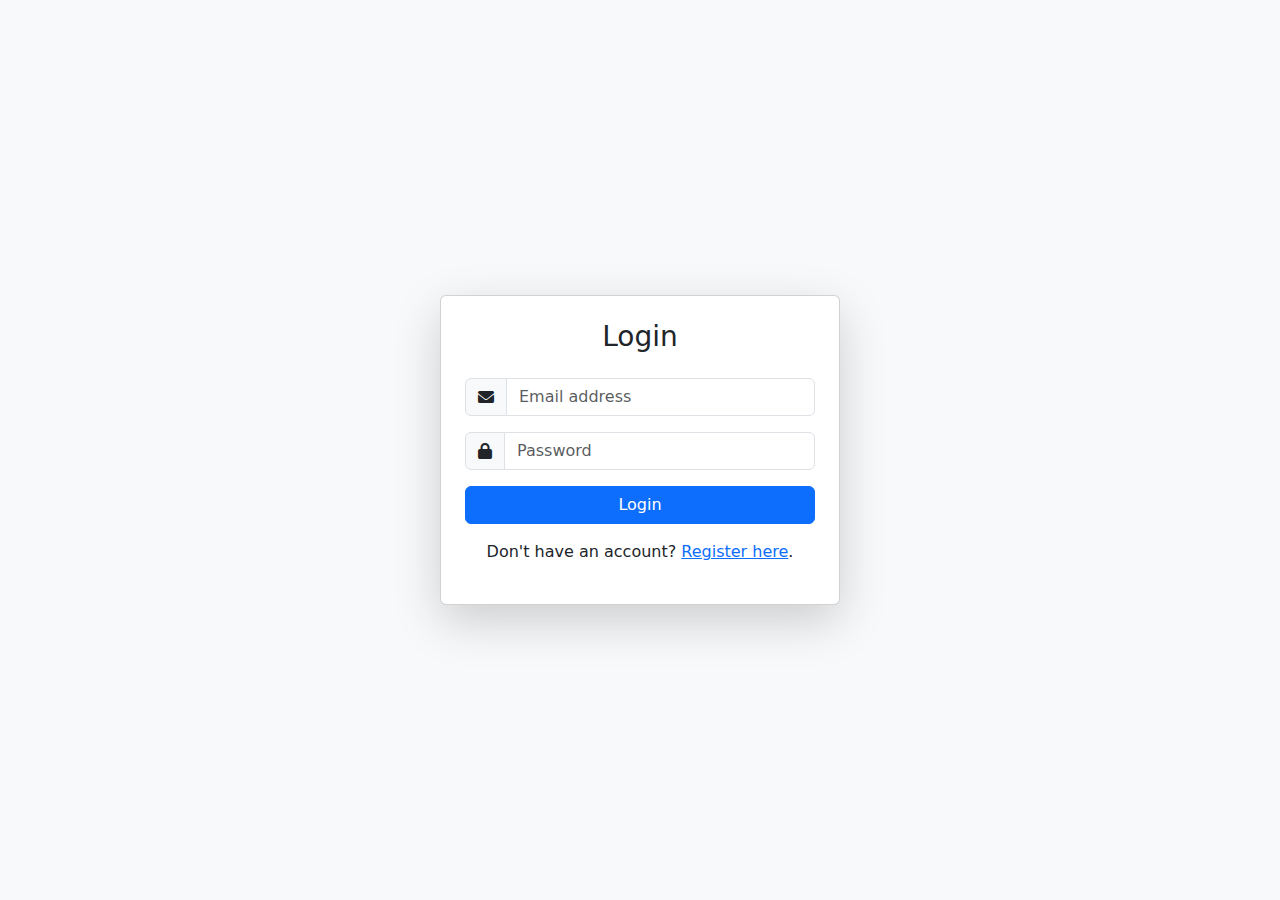
<file: estudio-de-caso-1/index.html>
<!DOCTYPE html>
<html lang="en">
<head>
    <meta charset="UTF-8">
    <meta name="viewport" content="width=device-width, initial-scale=1.0">
    <title>Login - Task Manager</title>
    <!-- Bootstrap CSS -->
    <link href="https://cdn.jsdelivr.net/npm/bootstrap@5.3.0/dist/css/bootstrap.min.css" rel="stylesheet">
    <!-- Font Awesome for icons -->
    <link rel="stylesheet" href="https://cdnjs.cloudflare.com/ajax/libs/font-awesome/6.0.0-beta3/css/all.min.css">
</head>
<body class="bg-light">
    <div class="container d-flex justify-content-center align-items-center min-vh-100">
        <div class="card p-4 shadow-lg w-100" style="max-width: 400px;">
            <h3 class="card-title text-center mb-4">Login</h3>
            <form id="login-form" action="dashboard.html" method="POST">
                <div class="mb-3 input-group">
                    <span class="input-group-text"><i class="fas fa-envelope"></i></span>
                    <input type="email" class="form-control" id="email" name="email" placeholder="Email address" required>
                </div>
                <div class="mb-3 input-group">
                    <span class="input-group-text"><i class="fas fa-lock"></i></span>
                    <input type="password" class="form-control" id="password" name="password" placeholder="Password" required>
                </div>
                <button type="submit" class="btn btn-primary w-100">Login</button>
            </form>
            <div id="login-error" class="text-danger mt-3" style="display:none;">Invalid email or password.</div>
            <p class="mt-3 text-center">Don't have an account? <a href="register.html">Register here</a>.</p>
        </div>
    </div>
    <!-- Bootstrap JS Bundle with Popper -->
    <script src="https://cdn.jsdelivr.net/npm/bootstrap@5.3.0/dist/js/bootstrap.bundle.min.js"></script>
    <script>
        document.addEventListener('DOMContentLoaded', function(){

            //obtener el formulario
            const form = document.getElementById('login-form');
            //obtener una referencia a el login-error 
            const loginError = document.getElementById('login-error');
            //vamos a reaccionar al evento submit del formulario
            form.addEventListener('submit', function(e){
                //prevenir que el formulario se envie al servidor
                e.preventDefault();
                //obtener una referencia al campo de texto de usuario y password
                const email = document.getElementById('email').value;
                const password = document.getElementById('password').value;
                //validacion sencilla del usuario y password.
                if(email === 'test@example.com' && password === 'password123'){
                    window.location.href = 'dashboard.html';
                }else{
                    loginError.style.display = 'block';
                }
            })

        });
    </script>
</body>
</html>
</file>
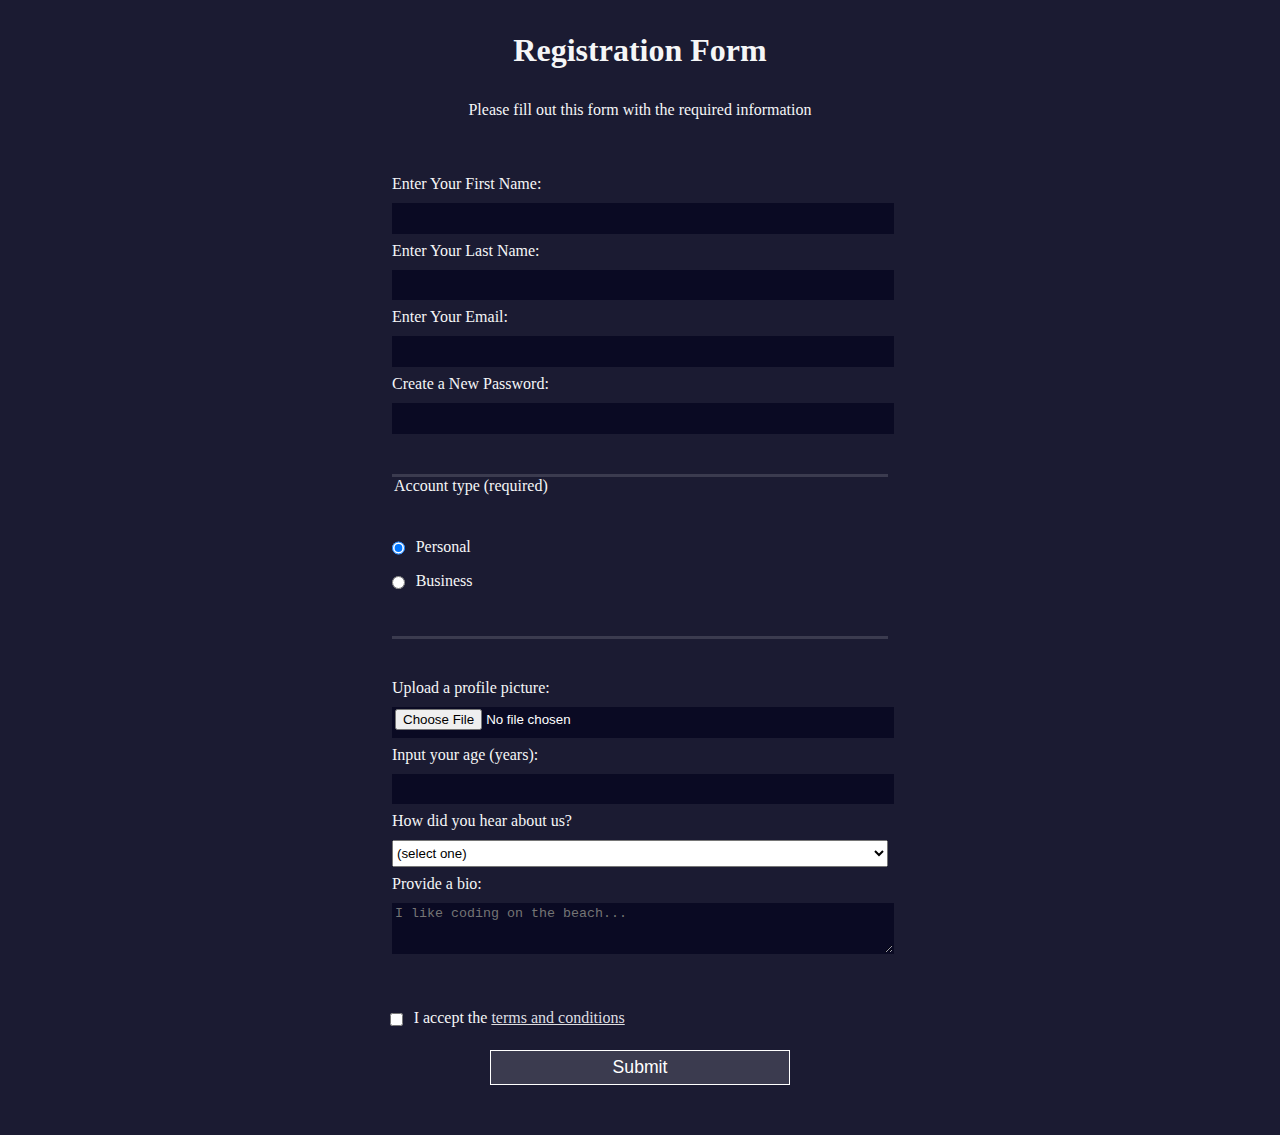
<file: practica-programada-1/primera-parte/index.html>
<!DOCTYPE html>
<html lang="en">
  <head>
    <meta charset="UTF-8">
    <title>Registration Form</title>
    <link rel="stylesheet" href="styles.css" />
  </head>
  <body>
    <h1>Registration Form</h1>
    <p>Please fill out this form with the required information</p>
    <form method="post" action='https://register-demo.freecodecamp.org'>
      <fieldset>
        <label for="first-name">Enter Your First Name: <input id="first-name" name="first-name" type="text" required /></label>
        <label for="last-name">Enter Your Last Name: <input id="last-name" name="last-name" type="text" required /></label>
        <label for="email">Enter Your Email: <input id="email" name="email" type="email" required /></label>
        <label for="new-password">Create a New Password: <input id="new-password" name="new-password" type="password" pattern="[a-z0-5]{8,}" required /></label>
      </fieldset>
      <fieldset>
        <legend>Account type (required)</legend>
        <label for="personal-account"><input id="personal-account" type="radio" name="account-type" class="inline" checked /> Personal</label>
        <label for="business-account"><input id="business-account" type="radio" name="account-type" class="inline" /> Business</label>
      </fieldset>
      <fieldset>
        <label for="profile-picture">Upload a profile picture: <input id="profile-picture" type="file" name="file" /></label>
        <label for="age">Input your age (years): <input id="age" type="number" name="age" min="13" max="120" /></label>
        <label for="referrer">How did you hear about us?
          <select id="referrer" name="referrer">
            <option value="">(select one)</option>
            <option value="1">freeCodeCamp News</option>
            <option value="2">freeCodeCamp YouTube Channel</option>
            <option value="3">freeCodeCamp Forum</option>
            <option value="4">Other</option>
          </select>
        </label>
        <label for="bio">Provide a bio:
          <textarea id="bio" name="bio" rows="3" cols="30" placeholder="I like coding on the beach..."></textarea>
        </label>
      </fieldset>
      <label for="terms-and-conditions">
        <input class="inline" id="terms-and-conditions" type="checkbox" required name="terms-and-conditions" /> I accept the <a href="https://www.freecodecamp.org/news/terms-of-service/">terms and conditions</a>
      </label>
      <input type="submit" value="Submit" />
    </form>
  </body>
</html>
</file>
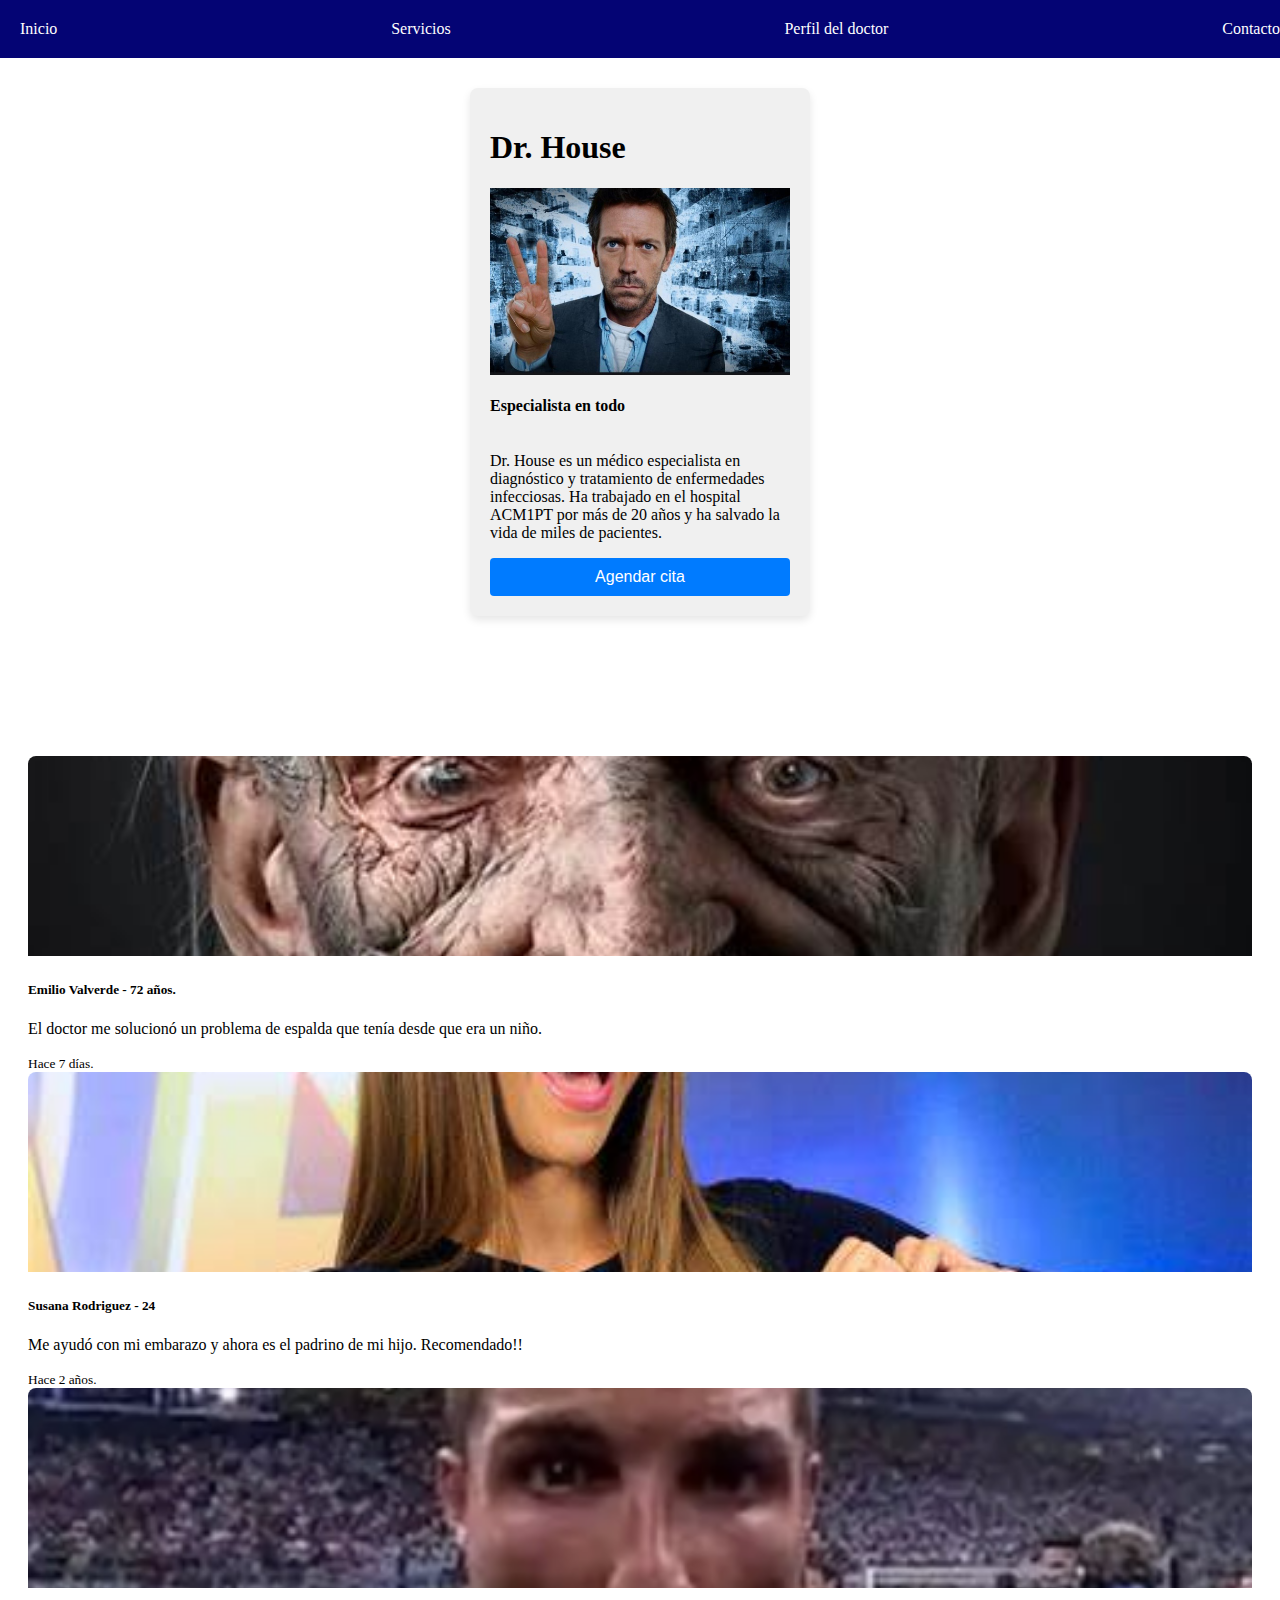
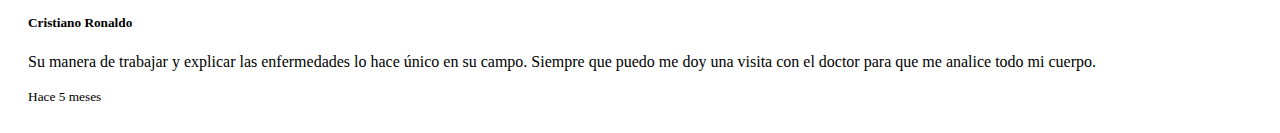
<file: practica-programada-1/segunda-parte/index.html>
<!DOCTYPE html>
<html lang="en">

<head>
    <meta charset="UTF-8">
    <title>Dr House</title>
    <link href="https://cdn.jsdelivr.net/npm/bootstrap@5.0.2/dist/css/bootstrap.min.css" rel="stylesheet" integrity="sha384-EVSTQN3/azprG1Anm3QDgpJLIm9Nao0Yz1ztcQTwFspd3yD65VohhpuuCOmLASjC" crossorigin="anonymous">
    <link rel="stylesheet" href="styles.css" />
</head>

<body>
    <nav class="navbar">
      <a href="#">Inicio</a>
      <a href="#">Servicios</a>
      <a href="./index.html">Perfil del doctor</a>
      <a href="./contacto.html">Contacto</a>
    </nav>

    <div class="wrapper">
        <div class="doctor-info">
          <h1>Dr. House</h1>
          <img src="./img/house.jpg" alt="Dr. House">
          <h4>Especialista en todo</h4>
          <p>Dr. House es un médico especialista en diagnóstico y tratamiento de enfermedades infecciosas. Ha trabajado en
            el hospital ACM1PT por más de 20 años y ha salvado la vida de miles de pacientes.</p>
            <button class="btn btn-primary">Agendar cita</button>
        </div> 
    </div>

    <div class="cards">
      <div class="row row-cols-1 row-cols-md-3 g-4 justify-content-center">
        <div class="col-12 col-md-4 text-center">
          <div class="card h-100">
            <img src="./img/old.jpg" class="card-img-top" alt="...">
            <div class="card-body">
              <h5 class="card-title">Emilio Valverde - 72 años. </h5>
              <p class="card-text">El doctor me solucionó un problema de espalda que tenía desde que era un niño.</p>
            </div>
            <div class="card-footer">
              <small class="text-body-secondary">Hace 7 días.</small>
            </div>
          </div>
        </div>
      </div>
      <div class="row row-cols-1 row-cols-md-3 g-4 justify-content-center">
        <div class="col-12 col-md-4">
          <div class="card h-100">
            <img src="./img/keyla.jpg" class="card-img-top" alt="...">
            <div class="card-body">
              <h5 class="card-title">Susana Rodriguez - 24</h5>
              <p class="card-text">Me ayudó con mi embarazo y ahora es el padrino de mi hijo. Recomendado!!</p>
            </div>
            <div class="card-footer">
              <small class="text-body-secondary">Hace 2 años.</small>
            </div>
          </div>
        </div>
        <div class="col-12 col-md-4">
          <div class="card h-100">
            <img src="./img/bicho.jpg" class="card-img-top" alt="...">
            <div class="card-body">
              <h5 class="card-title">Cristiano Ronaldo</h5>
              <p class="card-text">Su manera de trabajar y explicar las enfermedades lo hace único en su campo. Siempre que puedo me doy una visita con el doctor para que me analice todo mi cuerpo.</p>
            </div>
            <div class="card-footer">
              <small class="text-body-secondary">Hace 5 meses</small>
            </div>
          </div>
        </div>
      </div>
    </div>

</body>

</html>
</file>
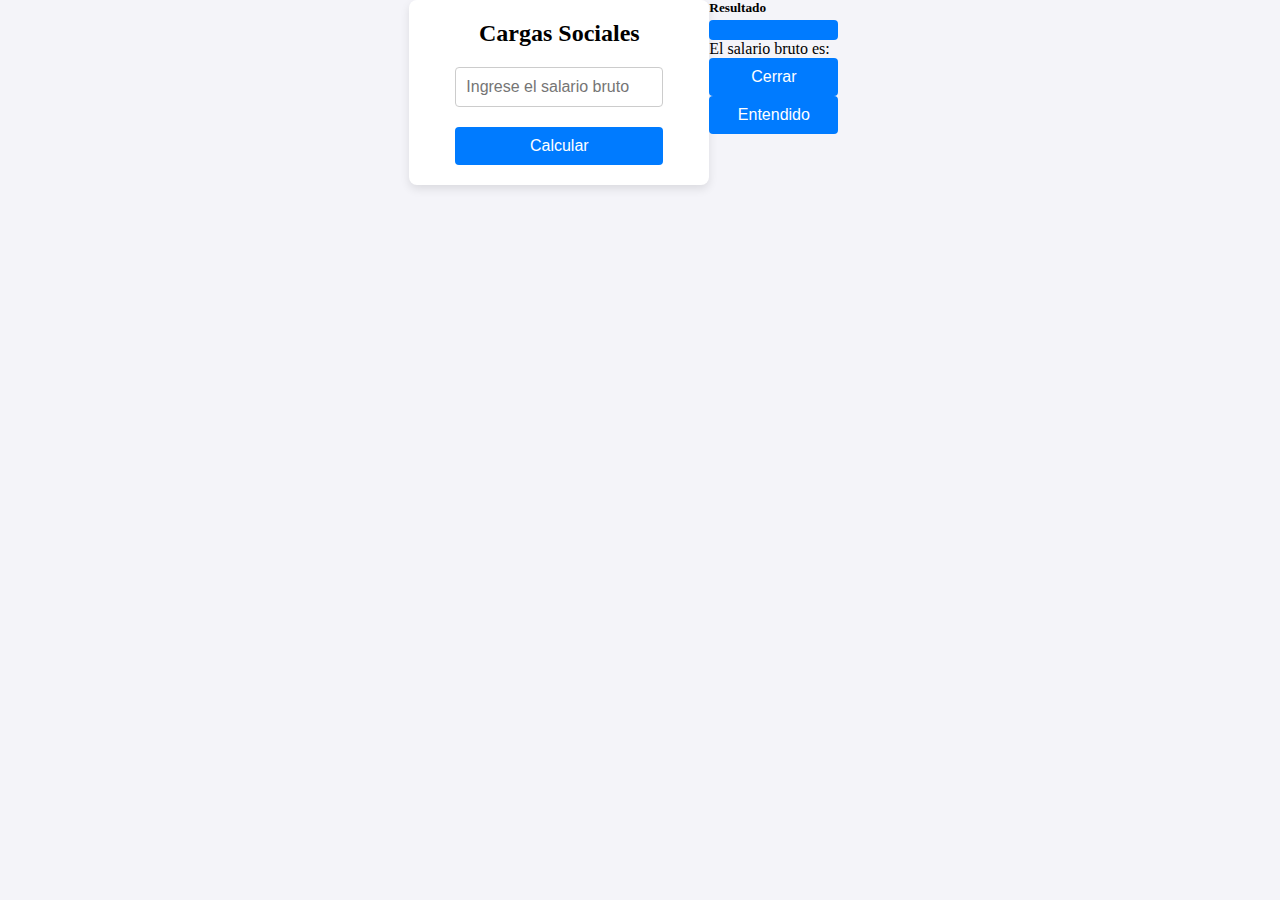
<file: practica-programada-2/primera-parte/index.html>
<!DOCTYPE html>
<html lang="es">

<head>
    <meta charset="UTF-8">
    <meta name="viewport" content="width=device-width, initial-scale=1.0">
    <title>Cargas Sociales</title>
    <link rel="stylesheet" href="styles.css">
    <link href="https://cdn.jsdelivr.net/npm/bootstrap@5.0.2/dist/css/bootstrap.min.css" rel="stylesheet"
        integrity="sha384-EVSTQN3/azprG1Anm3QDgpJLIm9Nao0Yz1ztcQTwFspd3yD65VohhpuuCOmLASjC" crossorigin="anonymous">
</head>

<body>
    <div class="modal-container">
        <h1>Cargas Sociales</h1>
        <input type="number" id="salario" placeholder="Ingrese el salario bruto" class="form-control mb-3">
        <button type="button" id="calcular" class="btn btn-primary" data-bs-toggle="modal"
            data-bs-target="#resultadoModal">
            Calcular
        </button>
    </div>

    <!-- Modal -->
    <div class="modal fade" id="resultadoModal" data-bs-backdrop="static" data-bs-keyboard="false" tabindex="-1"
        aria-labelledby="resultadoModalLabel" aria-hidden="true">
        <div class="modal-dialog">
            <div class="modal-content">
                <div class="modal-header">
                    <h5 class="modal-title" id="resultadoModalLabel">Resultado</h5>
                    <button type="button" class="btn-close" data-bs-dismiss="modal" aria-label="Close"></button>
                </div>
                <div class="modal-body">
                    <p id="resultado">El salario bruto es: <span id="salario_resultado"></span></p>
                    <p id="impuesto_resultado"></p>
                </div>
                <div class="modal-footer">
                    <button type="button" class="btn btn-secondary" data-bs-dismiss="modal">Cerrar</button>
                    <button type="button" class="btn btn-primary" data-bs-dismiss="modal">Entendido</button>
                </div>
            </div>
        </div>
    </div>

    <script src="https://cdn.jsdelivr.net/npm/bootstrap@5.0.2/dist/js/bootstrap.bundle.min.js"
        integrity="sha384-MrcW6ZMFYlzcLA8Nl+NtUVF0sA7MsXsP1UyJoMp4YLEuNSfAP+JcXn/tWtIaxVXM"
        crossorigin="anonymous"></script>
    <script>
        document.getElementById('calcular').addEventListener('click', function () {
            var salarioBruto = parseFloat(document.getElementById('salario').value);
            var salarioConCCSS = salarioBruto * (1 - 0.1116);  // Aplicar el 11,16% de rebajo por CCSS

            var impuesto = 0;
            var mensajeImpuesto = "";
            var salarioExento = 922000;
            var tramo1 = 1352000;
            var tramo2 = 2373000;
            var tramo3 = 4745000;
            var detallesImpuesto = [];

            if (isNaN(salarioBruto) || salarioBruto <= 0) {
                mensajeImpuesto = "Por favor ingrese un salario válido.";
                document.getElementById('salario_resultado').textContent = "";
                document.getElementById('impuesto_resultado').textContent = mensajeImpuesto;
                return;
            }

            // Mostrar salario bruto y neto
            var salarioFinal = salarioConCCSS;

            // Calcular impuesto por cada tramo
            var restante = salarioBruto;

            // Tramo 1 (Exento hasta ¢922,000)
            if (restante > salarioExento) {
                var impuestoExento = salarioExento;
                restante -= impuestoExento;
            } else {
                detallesImpuesto.push("Exento de impuesto (hasta ¢922,000).");
            }

            // Tramo 2 (10% sobre lo que supera ¢922,000 y hasta ¢1.352.000)
            if (restante > 0 && restante <= (tramo1 - salarioExento)) {
                impuesto = restante * 0.10;
                detallesImpuesto.push("10% sobre ¢" + restante.toLocaleString() + " (exceso de ¢" + salarioExento.toLocaleString() + " hasta ¢" + tramo1.toLocaleString() + "): ¢" + impuesto.toLocaleString());
                restante = 0;
            } else if (restante > (tramo1 - salarioExento)) {
                impuesto = (tramo1 - salarioExento) * 0.10;
                detallesImpuesto.push("10% sobre ¢" + (tramo1 - salarioExento).toLocaleString() + " (exceso de ¢" + salarioExento.toLocaleString() + " hasta ¢" + tramo1.toLocaleString() + "): ¢" + impuesto.toLocaleString());
                restante -= (tramo1 - salarioExento);
            }

            // Tramo 3 (15% sobre lo que supera ¢1.352.000 y hasta ¢2.373.000)
            if (restante > 0 && restante <= (tramo2 - tramo1)) {
                impuesto += restante * 0.15;
                detallesImpuesto.push("15% sobre ¢" + restante.toLocaleString() + " (exceso de ¢" + tramo1.toLocaleString() + " hasta ¢" + tramo2.toLocaleString() + "): ¢" + (restante * 0.15).toLocaleString());
                restante = 0;
            } else if (restante > (tramo2 - tramo1)) {
                impuesto += (tramo2 - tramo1) * 0.15;
                detallesImpuesto.push("15% sobre ¢" + (tramo2 - tramo1).toLocaleString() + " (exceso de ¢" + tramo1.toLocaleString() + " hasta ¢" + tramo2.toLocaleString() + "): ¢" + ((tramo2 - tramo1) * 0.15).toLocaleString());
                restante -= (tramo2 - tramo1);
            }

            // Tramo 4 (20% sobre lo que supera ¢2.373.000 y hasta ¢4.745.000)
            if (restante > 0 && restante <= (tramo3 - tramo2)) {
                impuesto += restante * 0.20;
                detallesImpuesto.push("20% sobre ¢" + restante.toLocaleString() + " (exceso de ¢" + tramo2.toLocaleString() + " hasta ¢" + tramo3.toLocaleString() + "): ¢" + (restante * 0.20).toLocaleString());
                restante = 0;
            } else if (restante > (tramo3 - tramo2)) {
                impuesto += (tramo3 - tramo2) * 0.20;
                detallesImpuesto.push("20% sobre ¢" + (tramo3 - tramo2).toLocaleString() + " (exceso de ¢" + tramo2.toLocaleString() + " hasta ¢" + tramo3.toLocaleString() + "): ¢" + ((tramo3 - tramo2) * 0.20).toLocaleString());
                restante -= (tramo3 - tramo2);
            }

            // Tramo 5 (25% sobre lo que supera ¢4.745.000)
            if (restante > 0) {
                impuesto += restante * 0.25;
                detallesImpuesto.push("25% sobre ¢" + restante.toLocaleString() + " (exceso de ¢" + tramo3.toLocaleString() + " hasta ¢" + restante.toLocaleString() + "): ¢" + (restante * 0.25).toLocaleString());
            }

            // Calcular salario final con todos los rebajos
            salarioFinal -= impuesto;
            impuesto += (salarioBruto - salarioConCCSS);

            detallesImpuesto.push("Total de rebajos: ¢" + impuesto.toLocaleString());
            detallesImpuesto.push("Salario final después de impuestos: ¢" + salarioFinal.toLocaleString());

            // Mostrar resultados
            document.getElementById('salario_resultado').textContent = salarioBruto.toLocaleString()+" - (Rebajo de CCSS: "+ salarioConCCSS.toLocaleString()+")";
            if (detallesImpuesto.length > 0) {
                mensajeImpuesto = detallesImpuesto.join('<br>');
            }

            document.getElementById('impuesto_resultado').innerHTML = mensajeImpuesto;
            document.getElementById('salario_final').textContent = "Salario final después de impuestos: ¢" + salarioFinal.toLocaleString();
        });

    </script>
</body>

</html>
</file>
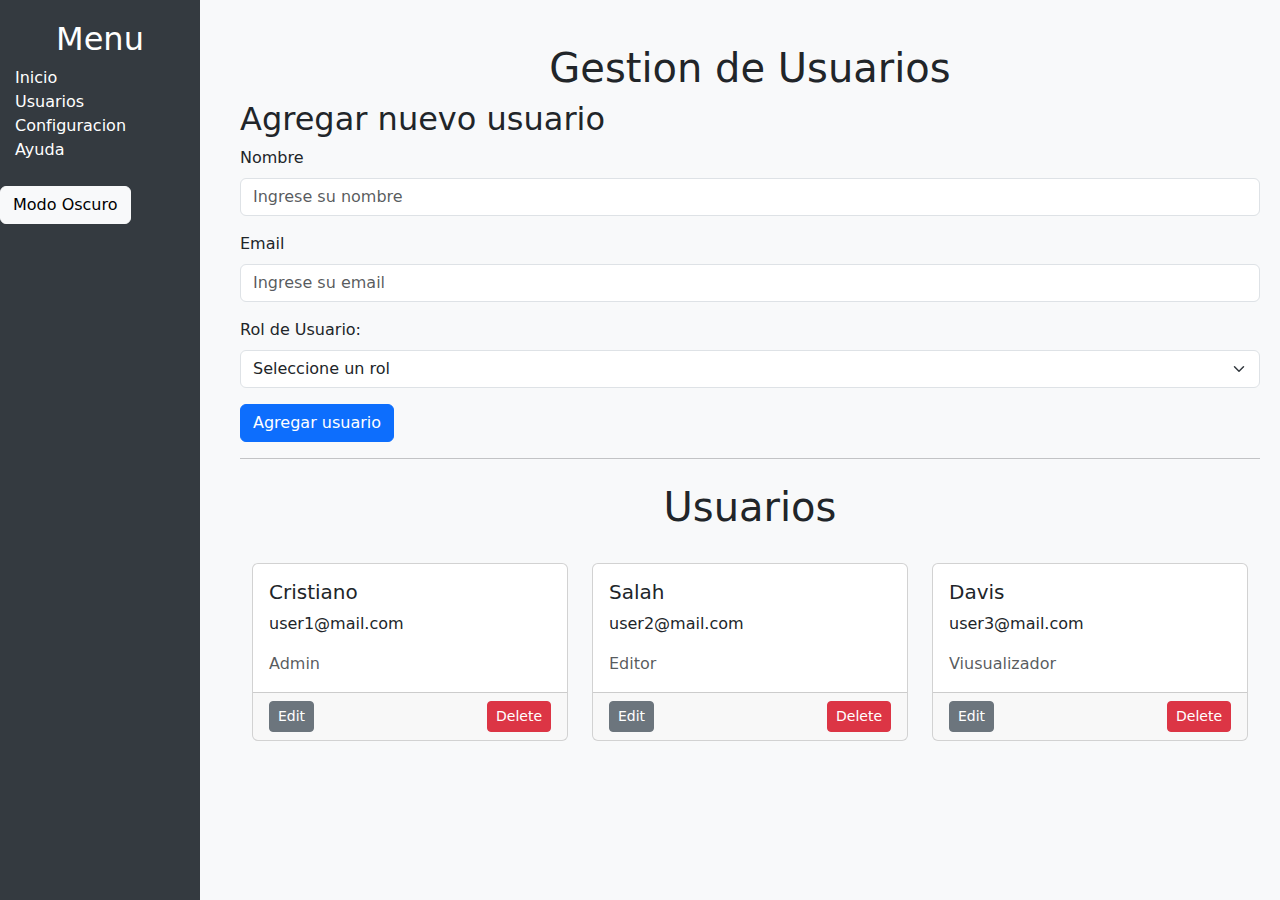
<file: practica-programada-2/segunda-parte/index.html>
<!DOCTYPE html>
<html lang="es">

<head>
    <meta charset="UTF-8">
    <meta name="viewport" content="width=device-width, initial-scale=1.0">
    <title>Simulación CRUD con Modo Oscuro</title> <!-- Bootstrap CDN -->
    <link href="https://cdn.jsdelivr.net/npm/bootstrap@5.3.0/dist/css/bootstrap.min.css" rel="stylesheet">
    <link rel="stylesheet" href="style.css">
    <style>
        /* Estilos personalizados */
    </style>
</head>

<body>
    <!-- Barra de navegacion -->
    <div class="sidebar">
        <h2 class="text-center">Menu</h2>
        <a href="./index.html">Inicio</a>
        <a href="./usuarios.html">Usuarios</a>
        <a href="#">Configuracion</a>
        <a href="#">Ayuda</a>
        <button class="btn btn-light mt-4" id="toggleDarkMode">Modo Oscuro</button>
    </div>
    <!-- Contenido principal -->
    <div class="content">
        <h1 class="text-center mt-4">Gestion de Usuarios </h1>

        <!-- Formulario para agregar usuarios -->
        <h2>Agregar nuevo usuario</h2>
        <form id="agregarUsuario">
            <div class="mb-3">
                <label for="nombre" class="form-label">Nombre</label>
                <input type="text" class="form-control" id="nombre" placeholder="Ingrese su nombre" required>
            </div>
            <div class="mb-3">
                <label for="email" class="form-label">Email</label>
                <input type="email" class="form-control" id="email" placeholder="Ingrese su email" required>
            </div>
            <div class="mb-3">
                <label for="rol" class="form-label">Rol de Usuario:</label>
                <select class="form-select" id="rol">
                    <option selected> Seleccione un rol</option>
                    <option value="admin"> Administrador</option>
                    <option value="editor"> Editor</option>
                    <option value="viewer"> Visualizador</option>
                </select>
            </div>
            <button type="submit" class="btn btn-primary"> Agregar usuario</button>
            <hr>
        </form>

        <div class="container my-4">
            <h1 class="text-center">Usuarios</h1>
            <div class="d-flex justify-content-center mb-4">
            </div>
            <!-- lista de tareas -->
            <div class="row" id="usuarios-list">
                <!-- aqui se agregaran via js la tareas para ser mostradas -->
        
            </div>
        </div>
    </div>


    <!-- Bootstrap JS -->
    <script src="https://cdn.jsdelivr.net/npm/bootstrap@5.3.0/dist/js/bootstrap.bundle.min.js"></script>
    <script src="js/usuarios.js"></script>
</body>

</html>
</file>
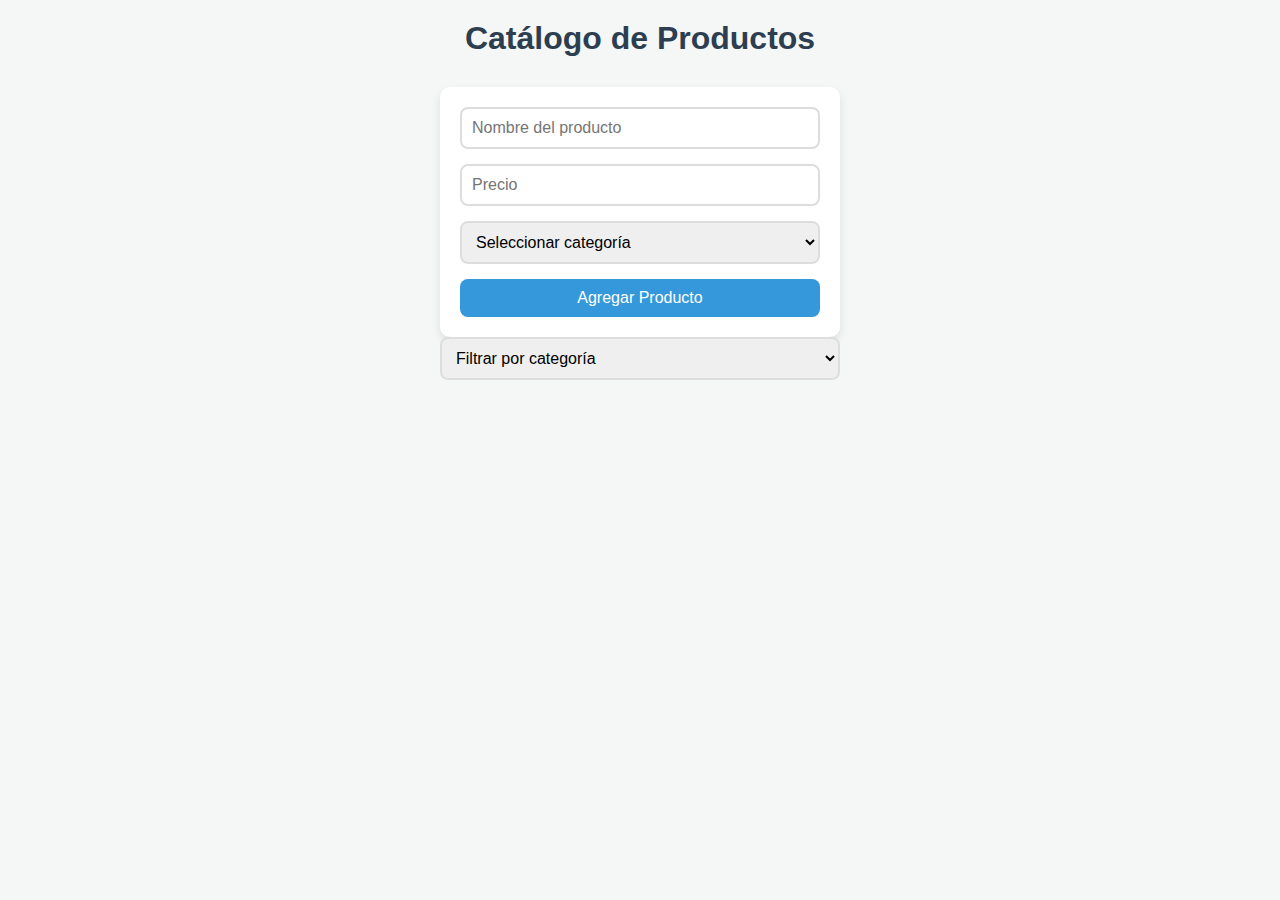
<file: practica-programada-2/tercera-parte/index.html>
<!DOCTYPE html>
<html lang="es">
<head>
    <meta charset="UTF-8">
    <meta name="viewport" content="width=device-width, initial-scale=1.0">
    <title>Catálogo de Productos</title>
    <link rel="stylesheet" href="style.css">
</head>
<body>
    <h1>Catálogo de Productos</h1>

    <!-- Formulario para agregar productos -->
    <form id="productForm">
        <input type="text" id="productName" placeholder="Nombre del producto" required>
        <input type="number" id="productPrice" placeholder="Precio" required>
        <select id="productCategory" required>
            <option value="">Seleccionar categoría</option>
            <option value="Electrónica">Electrónica</option>
            <option value="Ropa">Ropa</option>
            <option value="Alimentos">Alimentos</option>
        </select>
        <button type="submit">Agregar Producto</button>
    </form>

    <!-- Filtro por categoría -->
    <select id="categoryFilter">
        <option value="">Filtrar por categoría</option>
        <option value="Electrónica">Electrónica</option>
        <option value="Ropa">Ropa</option>
        <option value="Alimentos">Alimentos</option>
    </select>

    <!-- Lista de productos -->
    <ul id="productList"></ul>

    <script src="script.js"></script>
</body>
</html>
</file>
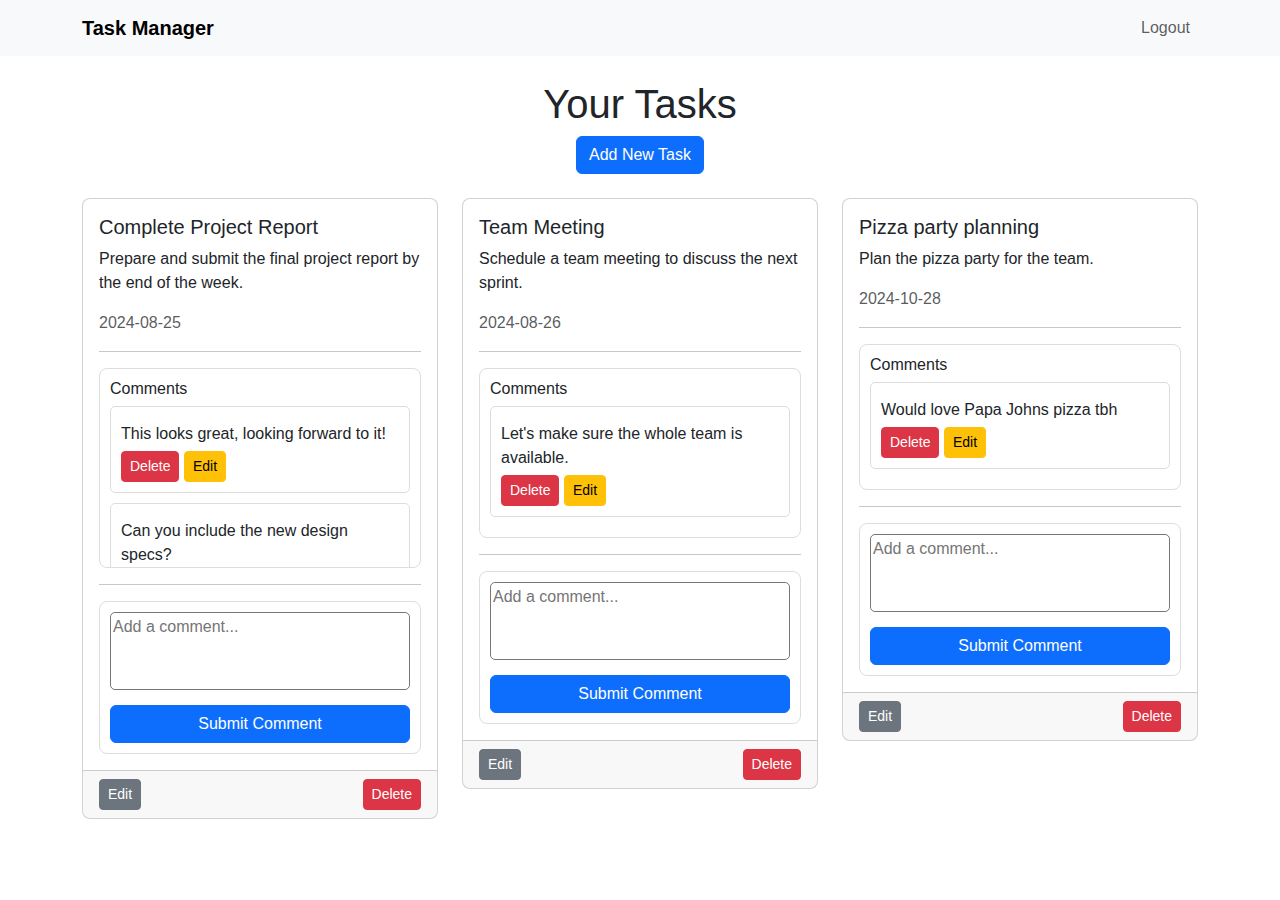
<file: estudio-de-caso-1/dashboard.html>
<!DOCTYPE html>
<html lang="en">
<head>
    <meta charset="UTF-8">
    <meta name="viewport" content="width=device-width, initial-scale=1.0">
    <title>Dashboard - Task Manager</title>
    <link href="https://cdn.jsdelivr.net/npm/bootstrap@5.3.0/dist/css/bootstrap.min.css" rel="stylesheet">
    <link rel="stylesheet" href="css/style.css">
</head>
<body>
    <!-- navbar -->
    <nav class="navbar navbar-expand-lg navbar-light bg-light">
        <div class="container">
            <a class="navbar-brand" href="#">Task Manager</a>
            <button class="navbar-toggler" type="button" data-bs-toggle="collapse" data-bs-target="#navbarNav" aria-controls="navbarNav" aria-expanded="false" aria-label="Toggle navigation">
                <span class="navbar-toggler-icon"></span>
            </button>
            <div class="collapse navbar-collapse" id="navbarNav">
                <ul class="navbar-nav ms-auto">
                    <li class="nav-item">
                        <a class="nav-link" href="index.html">Logout</a>
                    </li>
                </ul>
            </div>
        </div>
    </nav>

    <div class="container my-4">
        <h1 class="text-center">Your Tasks</h1>
        <div class="d-flex justify-content-center mb-4">
            <!-- abrir el modal -->
            <button class="btn btn-primary" data-bs-toggle="modal" data-bs-target="#taskModal">Add New Task</button>
        </div>
        <!-- lista de tareas -->
        <div class="row" id="task-list">
            <!-- aqui se agregaran via js las tareas para ser mostradas -->
        </div>
    </div>

    <!-- Modal for Task -->
    <div class="modal fade" id="taskModal">
        <div class="modal-dialog">
            <div class="modal-content">
                <div class="modal-header">
                    <h5 class="modal-title" id="taskModalLabel">Add task</h5>
                    <button class="btn-close" data-bs-dismiss="modal"></button>
                </div>
                <div class="modal-body">
                    <form id="task-form">
                        <input type="hidden" id="task-id">
                        <div class="mb-3">
                            <label for="task-title" class="form-label">Task Title</label>
                            <input type="text" class="form-control" id="task-title" required>
                        </div>
                        <div class="mb-3">
                            <label for="task-desc" class="form-label">Task Description</label>
                            <textarea class="form-control" id="task-desc" rows="3" required></textarea>
                        </div>
                        <div class="mb-3">
                            <label for="due-date" class="form-label">Due Date</label>
                            <input type="date" class="form-control" id="due-date" required>
                        </div>
                        <div class="d-flex justify-content-between">
                            <button type="submit" class="btn btn-primary">Save Task</button>
                            <button type="button" class="btn btn-secondary" data-bs-dismiss="modal">Cancel</button>
                        </div>
                    </form>
                </div>
            </div>
        </div>
    </div>

    <script src="https://cdn.jsdelivr.net/npm/bootstrap@5.3.0/dist/js/bootstrap.bundle.min.js"></script>
    <script src="js/dashboard.js"></script>
</body>
</html>
</file>
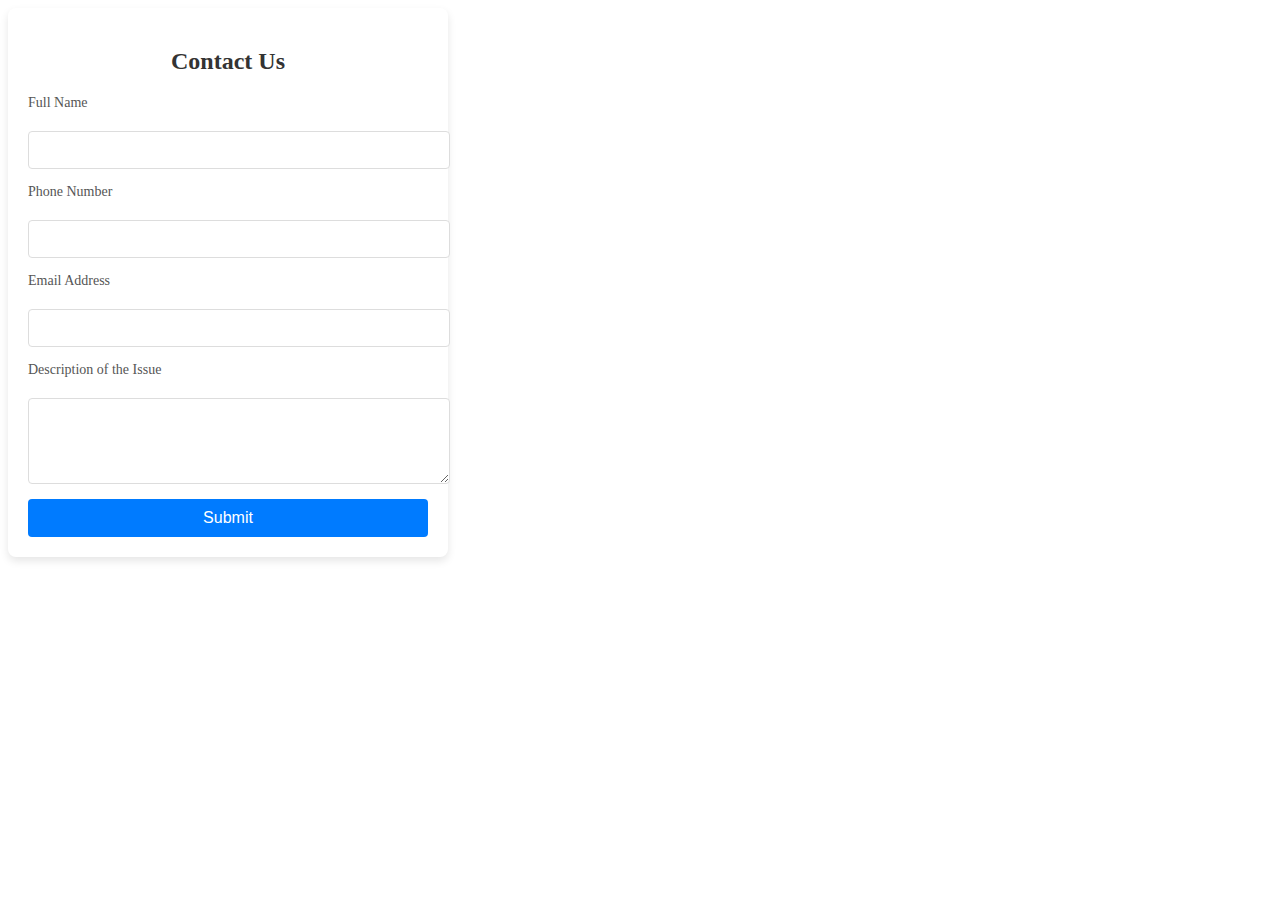
<file: practica-programada-1/segunda-parte/contacto.html>
<!DOCTYPE html>
<html lang="en">
<head>
    <meta charset="UTF-8">
    <meta name="viewport" content="width=device-width, initial-scale=1.0">
    <title>Contact Form</title>
    <link rel="stylesheet" href="styles.css">
</head>
<body>

    <div class="form-container">
        <h2>Contact Us</h2>
        <form action="#" method="POST">
            <label for="name">Full Name</label>
            <input type="text" id="name" name="name" required>

            <label for="phone">Phone Number</label>
            <input type="tel" id="phone" name="phone" required>

            <label for="email">Email Address</label>
            <input type="email" id="email" name="email" required>

            <label for="description">Description of the Issue</label>
            <textarea id="description" name="description" rows="4" required></textarea>

            <button type="submit">Submit</button>
        </form>
    </div>

</body>
</html>
</file>
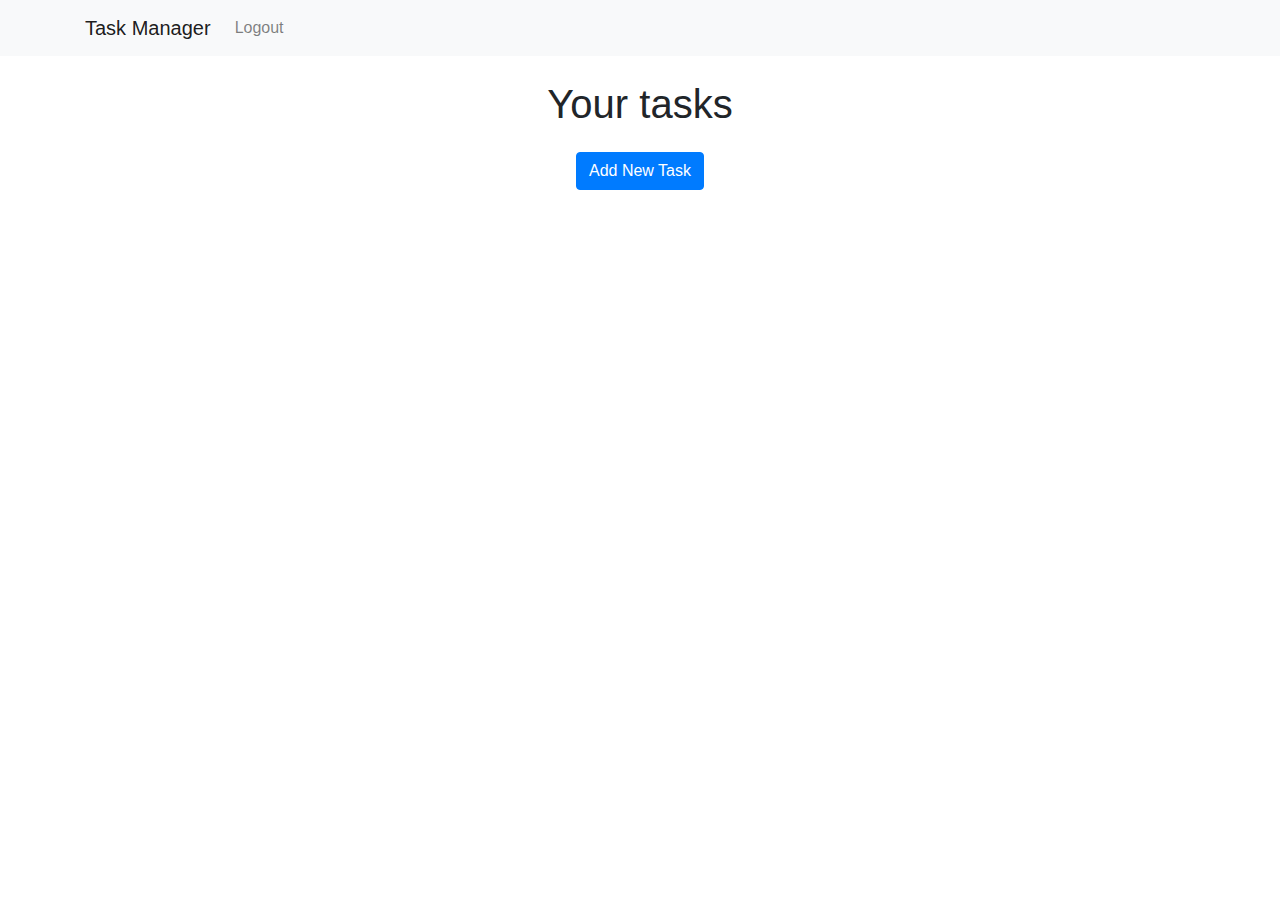
<file: estudio-de-caso-2/Semana12/app-tareas/dashboard.html>
<!DOCTYPE html>
<html lang="en">
<head>
    <meta charset="UTF-8">
    <meta name="viewport" content="width=device-width, initial-scale=1.0">
    <title>Dashboard</title>
    <link href="https://stackpath.bootstrapcdn.com/bootstrap/4.5.2/css/bootstrap.min.css" rel="stylesheet">
    <link rel="stylesheet" href="https://cdnjs.cloudflare.com/ajax/libs/font-awesome/6.5.0/css/all.min.css">
</head>
<body>
    <nav class="navbar navbar-expand-lg navbar-light bg-light">
        <div class="container">
            <a class="navbar-brand" href="#">Task Manager</a>
            <button class="navbar-toggler" type="button" data-bs-toggle="collapse" data-bs-target="#navbarNav" aria-controls="navbarNav" aria-expanded="false" aria-label="Toggle navigation">
                <span class="navbar-toggler-icon"></span>
            </button>
            <div class="collapse navbar-collapse" id="navbarNav">
                <ul class="navbar-nav ms-auto">
                    <li class="nav-item">
                        <a class="nav-link" href="backend/logout.php">Logout</a>
                    </li>
                </ul>
            </div>
        </div>
    </nav>
    <div class="container my-4">
        <h1 class="text-center mb-4" >Your tasks</h1>
        <div class="d-flex justify-content-center mb-4" >
            <button class="btn btn-primary" data-bs-toggle="modal" data-bs-target="#taskModal">Add New Task</button>
        </div>
        <div class="row" id="task-list">
            <!-- Mostrar aqui los cards de las tareas -->
        </div>
    </div>
    <div class="modal fade" id="commentModal">
        <div class="modal-dialog">
            <div class="modal-content">
                <div class="modal-header">
                    <h5 class="modal-title"> Comment task</h5>
                </div>
                <div class="modal-body">
                    <form id="comment-form">
                        <input type="hidden" id="comment-task-id">
                        <div class="mb-3">
                            <input type="text" class="form-control" id="task-comment" required> 
                        </div>
                        <div class="d-flex justify-content-between">
                            <button type="submit" class="btn btn-primary">Save Comment</button>
                            <button type="button" class="btn btn-secondary" data-bs-dismiss="modal">Cancel</button>
                        </div>
                    </form>
                </div>
            </div>
        </div>
    </div>
    <div class="modal fade" id="taskModal" tabindex="-1" aria-labelledby="taskModalLabel" aria-hidden="true" >
        <div class="modal-dialog">
            <div class="modal-content">
                <div class="modal-header">
                    <h5 class="modal-title" id="taskModalLabel">Add Task</h5>
                    <button type="button" class="btn-close" data-bs-dismiss="modal" aria-label="Close">x</button>
                </div>
                <div class="modal-body">
                    <form id="task-form">
                        <input type="hidden" id="task-id">
                        <div class="mb-3">
                            <label for="task-title" class="form-label">Task Title</label>
                            <input type="text" class="form-control" id="task-title" required> 
                        </div>
                        <div class="mb-3">   
                            <label for="task-desc" class="form-label">Task Description</label>
                            <textarea class="form-control" id="task-desc" rows="3" required></textarea>                         
                        </div>
                        <div class="mb-3">      
                            <label for="due-date" class="form-label">Due Date</label>
                            <input type="date" class="form-control" id="due-date" required>                      
                        </div>
                        <div class="d-flex justify-content-between">
                            <button type="submit" class="btn btn-primary">Save Task</button>
                            <button type="button" class="btn btn-secondary" data-bs-dismiss="modal">Cancel</button>
                        </div>
                    </form>
                </div>
            </div>
        </div>

    </div>
    <script src="https://cdn.jsdelivr.net/npm/bootstrap@5.3.0/dist/js/bootstrap.bundle.min.js"></script>
    <script src="js/dashboard.js"></script>

</body>
</html>
</file>
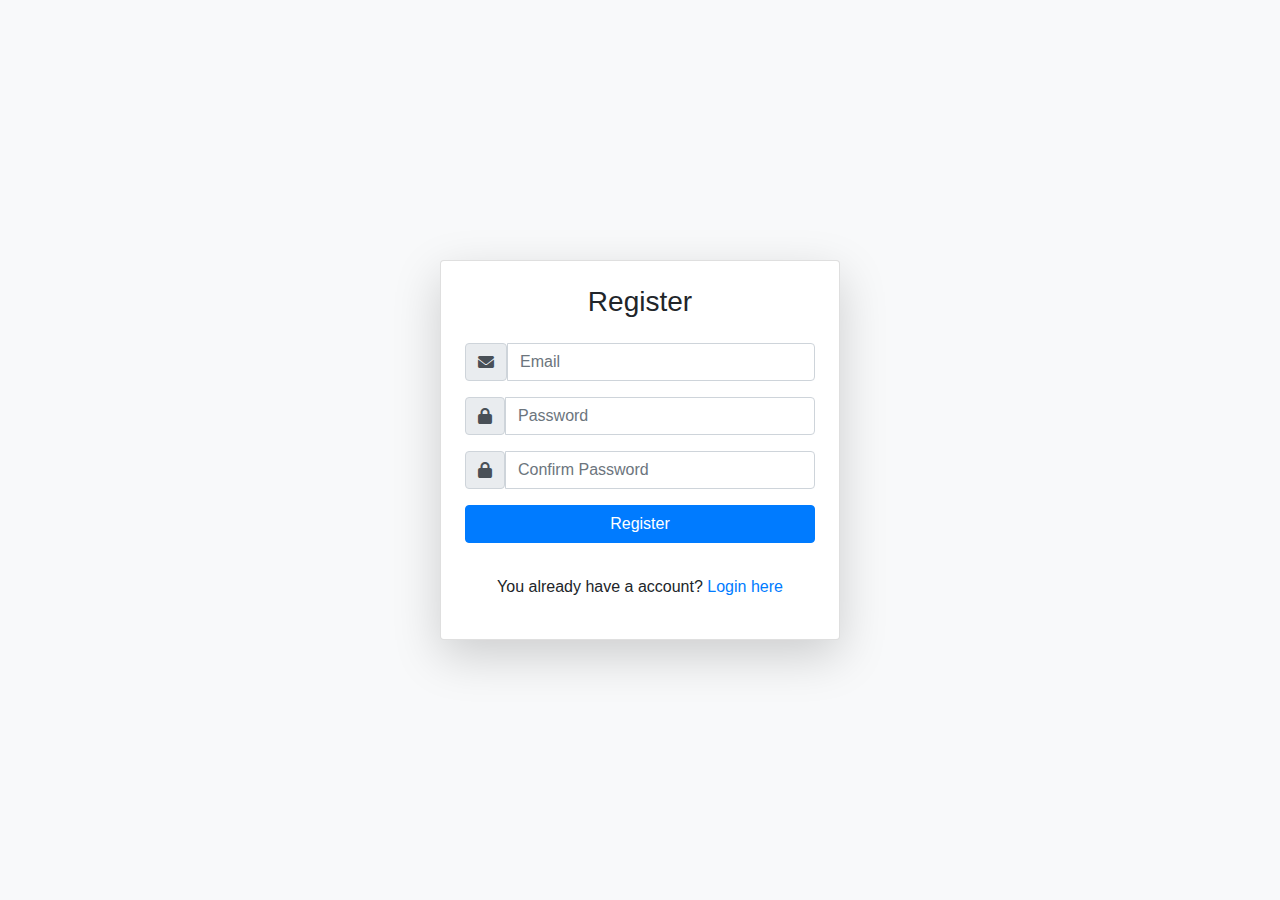
<file: estudio-de-caso-2/Semana12/app-tareas/register.html>
<!DOCTYPE html>
<html lang="en">
<head>
    <meta charset="UTF-8">
    <meta name="viewport" content="width=device-width, initial-scale=1.0">
    <title>Register</title>
    <link href="https://stackpath.bootstrapcdn.com/bootstrap/4.5.2/css/bootstrap.min.css" rel="stylesheet">
    <link rel="stylesheet" href="https://cdnjs.cloudflare.com/ajax/libs/font-awesome/6.0.0-beta3/css/all.min.css">
</head>
<body class="bg-light">
    <div class="container d-flex justify-content-center align-items-center min-vh-100">
        <div class="card p-4 shadow-lg w-100" style="max-width: 400px;">
            <h3 class="card-title text-center mb-4">Register </h3>
            <form id="register-form" action="dashboard.html" method="post">
                <div class="input-group mb-3">
                    <span class="input-group-text"><i class="fas fa-envelope"></i></span>
                    <input type="email" class="form-control" id="email" placeholder="Email" required>
                </div>
                <div class="input-group mb-3">    
                    <span class="input-group-text"><i class="fas fa-lock"></i></span>               
                    <input type="password" class="form-control" id="password" required placeholder="Password">
                </div>
                <div class="input-group mb-3">    
                    <span class="input-group-text"><i class="fas fa-lock"></i></span>               
                    <input type="password" class="form-control" id="confirm-password" required placeholder="Confirm Password">
                </div>
                <button type="submit" class="btn btn-primary btn-block">Register</button>
            </form>
            <!-- <div id="register-error" class="text-danger mt-3" style="display: none;">Password and confimation don't match</div> -->
            <div id="register-error" class="mt-3"></div>
            <p class="text-center mt-3">You already have a account? <a href="index.html">Login here</a></p>
        </div>
    </div>

    <script src="https://cdn.jsdelivr.net/npm/bootstrap@5.3.0/dist/js/bootstrap.bundle.min.js"></script>
    <script src="js/register.js"></script>
</body>
</html>
</file>
<file: practica-programada-1/primera-parte/styles.css>
body {
    width: 100%;
    height: 100vh;
    margin: 0;
    background-color: #1b1b32;
    color: #f5f6f7;
    font-family: Tahoma;
    font-size: 16px;
  }
  
  h1, p {
    margin: 1em auto;
    text-align: center;
  }
  
  form {
    width: 60vw;
    max-width: 500px;
    min-width: 300px;
    margin: 0 auto;
    padding-bottom: 2em;
  }
  
  fieldset {
    border: none;
    padding: 2rem 0;
    border-bottom: 3px solid #3b3b4f;
  }
  
  fieldset:last-of-type {
    border-bottom: none;
  }
  
  label {
    display: block;
    margin: 0.5rem 0;
  }
  
  input,
  textarea,
  select {
    margin: 10px 0 0 0;
    width: 100%;
    min-height: 2em;
  }
  
  input, textarea {
    background-color: #0a0a23;
    border: 1px solid #0a0a23;
    color: #ffffff;
  }
  
  .inline {
    width: unset;
    margin: 0 0.5em 0 0;
    vertical-align: middle;
  }
  
  input[type="submit"] {
    display: block;
    width: 60%;
    margin: 1em auto;
    height: 2em;
    font-size: 1.1rem;
    background-color: #3b3b4f;
    border-color: white;
    min-width: 300px;
  }
  
  input[type="file"] {
    padding: 1px 2px;
  }
  
  .inline{
    display: inline; 
  }
  a{
    color: #dfdfe2;
  }
</file>
<file: practica-programada-1/segunda-parte/styles.css>
.navbar {
    display: flex;
    justify-content: space-between;
    background-color: rgb(4, 4, 116);
    padding: 10px;
    width: 100%;
    position: fixed;
    top: 0;
    left: 0;
    z-index: 1000;
}

.navbar a {
    color: rgb(255, 255, 255);
    text-decoration: none;
    padding: 10px;
}

.navbar a:hover {
    background-color: rgb(255, 255, 255);
    color: rgb(4, 4, 116);
    border-radius: 5px;
    transition: 0.5s;
}

.doctor-info {
    display: flex;
    flex-direction: column;
    width: 300px;
    background-color: #f0f0f0;
    padding: 20px;
    border-radius: 8px;
    box-shadow: 0px 4px 8px rgba(0, 0, 0, 0.1);
}

.wrapper {
    width: 100%;
    display: flex;
    justify-content: center; 
    padding-top: 80px; 
    height: auto;
}

.cards {
    margin-top: 120px;  /* This will push the .cards div below the navbar */
    padding: 20px;
}

.form-container {
    background-color: white;
    padding: 20px;
    border-radius: 8px;
    box-shadow: 0 4px 8px rgba(0, 0, 0, 0.1);
    width: 400px;
    text-align: center;
}

h2 {
    margin-bottom: 20px;
    color: #333;
}

form {
    display: flex;
    flex-direction: column;
    gap: 15px;
}

label {
    font-size: 14px;
    text-align: left;
    margin-bottom: 5px;
    color: #555;
}

input, textarea {
    padding: 10px;
    border: 1px solid #ddd;
    border-radius: 4px;
    font-size: 14px;
    width: 100%;
}

textarea {
    resize: vertical;
}

button {
    padding: 10px;
    background-color: #007BFF;
    color: white;
    border: none;
    border-radius: 4px;
    cursor: pointer;
    font-size: 16px;
}

button:hover {
    background-color: #0056b3;
}

.card-img-top {
    width: 100%; /* Ensure the image spans the full width of its container */
    height: 200px; /* Set a fixed height for all images */
    object-fit: cover; /* Make sure the image covers the area without distortion */
    border-top-left-radius: 8px; /* Optional: keeps the rounded corners */
    border-top-right-radius: 8px; /* Optional: keeps the rounded corners */
}
</file>
<file: practica-programada-2/primera-parte/styles.css>
* {
    margin: 0;
    padding: 0;
    box-sizing: border-box;
}

body {
    background-color: #f4f4f9;
    height: 100vh;
    display: flex;
    justify-content: center;
    align-items: flex-start;
}

.modal-container {
    background-color: white;
    padding: 20px;
    border-radius: 8px;
    box-shadow: 0 4px 10px rgba(0, 0, 0, 0.1);
    width: 300px;
    text-align: center;
}

h1 {
    font-size: 24px;
    margin-bottom: 20px;
}

input[type="number"] {
    width: 80%;
    padding: 10px;
    margin-bottom: 20px;
    border: 1px solid #ccc;
    border-radius: 4px;
    font-size: 16px;
}

button {
    width: 80%;
    padding: 10px;
    border: none;
    background-color: #007BFF;
    color: white;
    font-size: 16px;
    border-radius: 4px;
    cursor: pointer;
}

button:hover {
    background-color: #0056b3;
}
</file>
<file: practica-programada-2/segunda-parte/style.css>
body{
    background-color: #f8f9fa;
}
.sidebar{
    height: 100%;
    background-color: #343a40;
    color: white;
    position: fixed;
    top: 0;
    left: 0;
    width: 200px;
    padding-top: 20px;
}

.sidebar a{
    color:white;
    text-decoration: none;
    display: block;
    padding-left: 15px;
}

.sidebar a:hover{
    background-color: #495057;
}

.content{

    margin-left: 220px;
    padding: 20px;
}

a{
    color: white;
    text-decoration: none;
}
</file>
<file: estudio-de-caso-1/css/style.css>
body {
    font-family: 'Segoe UI', Tahoma, Geneva, Verdana, sans-serif;
}

.card {
    border-radius: 8px;
}

.navbar-brand {
    font-weight: bold;
}

#task-list .list-group-item {
    display: flex;
    justify-content: space-between;
    align-items: center;
}

#task-list .list-group-item .task-title {
    font-weight: bold;
}

/*nuevos estilos*/

.comment {
    background-color: #f8f9fa;
    padding: 10px;
    margin-bottom: 10px;
    border-radius: 5px;
    border: 1px solid #ddd;
}

.comment p {
    margin: 5px 0;
}

.comment p strong {
    color: #007bff;
}

.comment p span.text-muted {
    font-size: 0.9em;
}

.comment-form textarea {
    width: 100%;
    border-radius: 5px;
}

.comment-form button {
    width: 100%;
}
</file>
<file: practica-programada-2/tercera-parte/style.css>
/* General Reset */
* {
    margin: 0;
    padding: 0;
    box-sizing: border-box;
}

body {
    font-family: 'Arial', sans-serif;
    background-color: #f4f7f6;
    color: #333;
    padding: 20px;
}

h1 {
    text-align: center;
    color: #2c3e50;
    margin-bottom: 30px;
}

/* Estilos para el formulario */
form {
    background-color: #fff;
    padding: 20px;
    border-radius: 10px;
    box-shadow: 0 4px 8px rgba(0, 0, 0, 0.1);
    margin-bottom: 30px;
    display: flex;
    flex-direction: column;
    gap: 15px;
    max-width: 400px;
    margin: 0 auto;
}

input,
select,
button {
    padding: 10px;
    font-size: 16px;
    border: 2px solid #ddd;
    border-radius: 8px;
}

input,
select {
    width: 100%;
}

button {
    background-color: #3498db;
    color: #fff;
    cursor: pointer;
    border: none;
    transition: background-color 0.3s;
}

button:hover {
    background-color: #2980b9;
}

/* Filtro por categoría */
#categoryFilter {
    margin-top: 20px;
    max-width: 400px;
    margin: 0 auto;
    display: block;
}

/* Lista de productos */
ul {
    list-style: none;
    padding: 0;
    max-width: 600px;
    margin: 0 auto;
}

li {
    background-color: #fff;
    padding: 15px;
    margin-bottom: 10px;
    border-radius: 8px;
    display: flex;
    justify-content: space-between;
    align-items: center;
    box-shadow: 0 2px 4px rgba(0, 0, 0, 0.1);
}

li button {
    background-color: #e74c3c;
    color: #fff;
    border: none;
    padding: 5px 15px;
    border-radius: 5px;
    cursor: pointer;
    transition: background-color 0.3s;
}

li button:hover {
    background-color: #c0392b;
}

/* Responsive */
@media (max-width: 600px) {

    form,
    #categoryFilter,
    ul {
        width: 100%;
        padding: 0 20px;
    }
}
</file>
